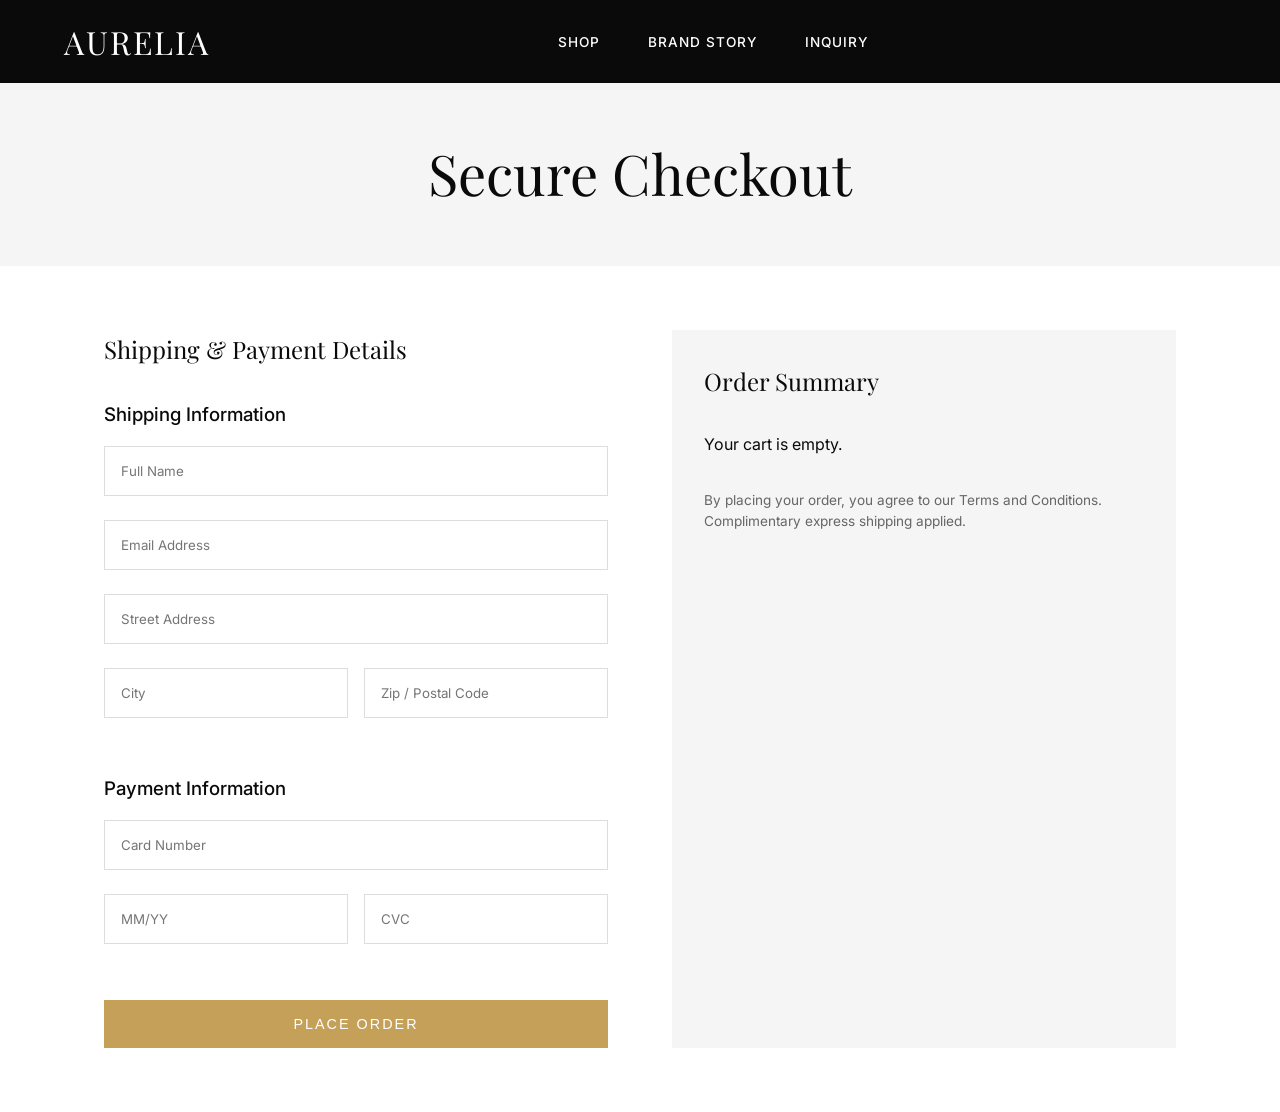
<file: frontend/checkout.html>
<!DOCTYPE html>
<html lang="en">
<head>
    <meta charset="UTF-8">
    <meta name="viewport" content="width=device-width, initial-scale=1.0">
    <title>AURELIA | Checkout</title>
    <!-- Google Fonts -->
    <link rel="preconnect" href="https://fonts.googleapis.com">
    <link rel="preconnect" href="https://fonts.gstatic.com" crossorigin>
    <link href="https://fonts.googleapis.com/css2?family=Inter:wght@300;400;500&family=Playfair+Display:wght@400;500;600&display=swap" rel="stylesheet">
    <!-- Custom CSS -->
    <link rel="stylesheet" href="style.css">
</head>
<body>

    <!-- Header / Navigation -->
    <header class="header" id="header" style="background: var(--color-obsidian); padding: 1rem 5%; color: white;">
        <div class="logo" style="color: white;">AURELIA</div>
        <nav>
            <ul class="nav-links">
                <li><a href="index.html" style="color: white;">Shop</a></li>
                <li><a href="about.html" style="color: white;">Brand Story</a></li>
                <li><a href="contact.html" style="color: white;">Inquiry</a></li>
            </ul>
        </nav>
        <button class="cart-toggle" id="cart-toggle" style="color: white; visibility: hidden;">
            <!-- Hidden on checkout to prevent issues -->
        </button>
    </header>

    <div class="page-header fade-in" style="padding-top: 8rem; padding-bottom: 2rem;">
        <h1>Secure Checkout</h1>
    </div>

    <div class="checkout-container fade-in">
        <div class="checkout-form-area">
            <h2 style="margin-bottom: 2rem;">Shipping & Payment Details</h2>
            <form id="checkout-form">
                <h3 style="margin-bottom: 1rem; font-family: var(--font-body); font-weight: 500;">Shipping Information</h3>
                <div class="form-group">
                    <input type="text" placeholder="Full Name" required>
                </div>
                <div class="form-group">
                    <input type="email" placeholder="Email Address" required>
                </div>
                <div class="form-group">
                    <input type="text" placeholder="Street Address" required>
                </div>
                <div style="display: grid; grid-template-columns: 1fr 1fr; gap: 1rem;">
                    <div class="form-group">
                        <input type="text" placeholder="City" required>
                    </div>
                    <div class="form-group">
                        <input type="text" placeholder="Zip / Postal Code" required>
                    </div>
                </div>

                <h3 style="margin: 2rem 0 1rem; font-family: var(--font-body); font-weight: 500;">Payment Information</h3>
                <div class="form-group">
                    <input type="text" placeholder="Card Number" required>
                </div>
                <div style="display: grid; grid-template-columns: 1fr 1fr; gap: 1rem;">
                    <div class="form-group">
                        <input type="text" placeholder="MM/YY" required>
                    </div>
                    <div class="form-group">
                        <input type="text" placeholder="CVC" required>
                    </div>
                </div>

                <button type="submit" id="checkout-submit-btn" class="btn" style="width: 100%; margin-top: 2rem; background: var(--color-champagne); color: var(--color-white); border: none;">Place Order</button>
            </form>
        </div>

        <div class="order-summary" id="checkout-summary-area">
            <h2 style="margin-bottom: 2rem;">Order Summary</h2>
            <div id="checkout-summary">
                <!-- Summary injected via JS -->
            </div>
            <div style="margin-top: 2rem; font-size: 0.85rem; color: #666;">
                <p>By placing your order, you agree to our Terms and Conditions.</p>
                <p>Complimentary express shipping applied.</p>
            </div>
        </div>
    </div>

    <!-- Hidden Drawer logic to prevent errors if JS looks for it -->
    <div id="cart-drawer" style="display:none;"></div>
    <div id="cart-overlay" style="display:none;"></div>
    <div id="cart-items-container" style="display:none;"></div>

    <script src="script.js"></script>
</body>
</html>
</file>
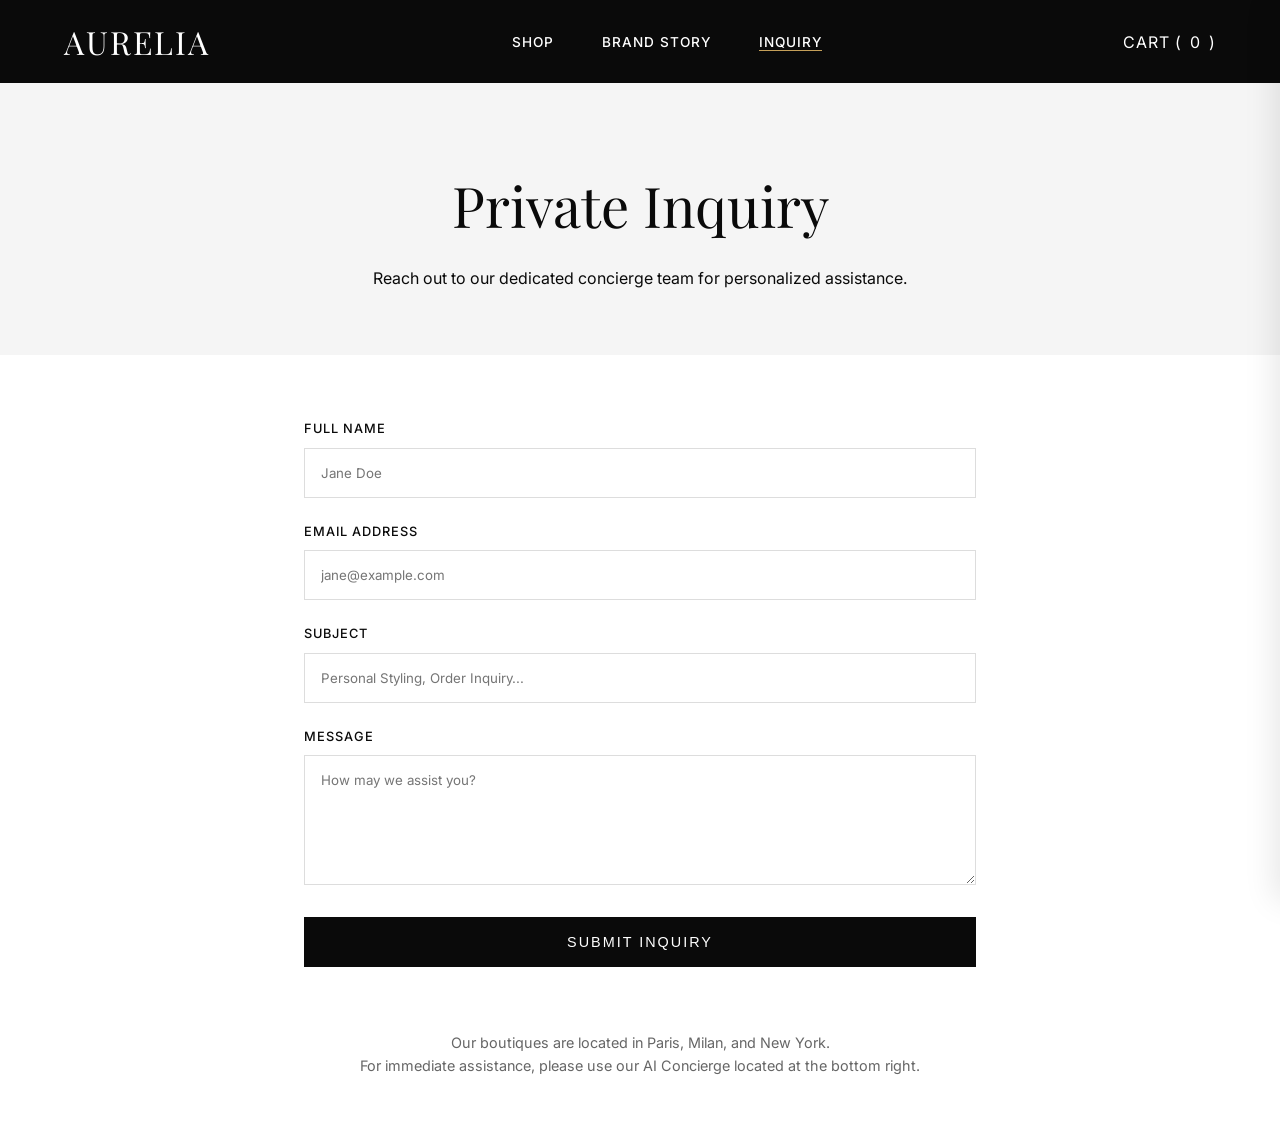
<file: frontend/contact.html>
<!DOCTYPE html>
<html lang="en">
<head>
    <meta charset="UTF-8">
    <meta name="viewport" content="width=device-width, initial-scale=1.0">
    <title>AURELIA | Inquiry</title>
    <!-- Google Fonts -->
    <link rel="preconnect" href="https://fonts.googleapis.com">
    <link rel="preconnect" href="https://fonts.gstatic.com" crossorigin>
    <link href="https://fonts.googleapis.com/css2?family=Inter:wght@300;400;500&family=Playfair+Display:wght@400;500;600&display=swap" rel="stylesheet">
    <!-- Custom CSS -->
    <link rel="stylesheet" href="style.css">
</head>
<body>

    <!-- Header / Navigation -->
    <header class="header" id="header" style="background: var(--color-obsidian); padding: 1rem 5%; color: white;">
        <div class="logo" style="color: white;">AURELIA</div>
        <nav>
            <ul class="nav-links">
                <li><a href="index.html" style="color: white;">Shop</a></li>
                <li><a href="about.html" style="color: white;">Brand Story</a></li>
                <li><a href="contact.html" style="color: white; border-bottom: 1px solid var(--color-champagne);">Inquiry</a></li>
            </ul>
        </nav>
        <button class="cart-toggle" id="cart-toggle" style="color: white;">
            Cart (<span id="cart-count">0</span>)
        </button>
    </header>

    <div class="page-header fade-in">
        <h1>Private Inquiry</h1>
        <p>Reach out to our dedicated concierge team for personalized assistance.</p>
    </div>

    <div class="page-content fade-in">
        <form id="contact-form" class="fade-in">
            <div class="form-group">
                <label for="name">Full Name</label>
                <input type="text" id="name" required placeholder="Jane Doe">
            </div>
            <div class="form-group">
                <label for="email">Email Address</label>
                <input type="email" id="email" required placeholder="jane@example.com">
            </div>
            <div class="form-group">
                <label for="subject">Subject</label>
                <input type="text" id="subject" required placeholder="Personal Styling, Order Inquiry...">
            </div>
            <div class="form-group">
                <label for="message">Message</label>
                <textarea id="message" rows="6" required placeholder="How may we assist you?"></textarea>
            </div>
            <button type="submit" class="btn" style="width: 100%;">Submit Inquiry</button>
        </form>
        
        <div style="margin-top: 4rem; text-align: center; color: #666; font-size: 0.9rem;">
            <p>Our boutiques are located in Paris, Milan, and New York.</p>
            <p>For immediate assistance, please use our AI Concierge located at the bottom right.</p>
        </div>
    </div>

    <!-- Cart Drawer & Overlay -->
    <div class="cart-overlay" id="cart-overlay"></div>
    <div class="cart-drawer" id="cart-drawer">
        <div class="cart-header">
            <h2>Your Selection</h2>
            <button class="close-cart" id="close-cart">&times;</button>
        </div>
        <div class="cart-items" id="cart-items-container"></div>
        <div class="cart-footer">
            <div class="cart-total">
                <span>Total:</span>
                <span id="cart-total-price">$0.00</span>
            </div>
            <a href="checkout.html" class="btn checkout-btn">Proceed to Checkout</a>
        </div>
    </div>

    <script src="script.js"></script>
</body>
</html>
</file>
<file: frontend/style.css>
/* style.css - AURELIA Luxury Fashion */

:root {
    --color-obsidian: #0A0A0A;
    --color-champagne: #C5A059;
    --color-white: #FFFFFF;
    --color-gray: #f5f5f5;
    --color-dark-gray: #1a1a1a;
    --font-heading: 'Playfair Display', serif;
    --font-body: 'Inter', sans-serif;
    --transition: all 0.3s ease-in-out;
}

* {
    margin: 0;
    padding: 0;
    box-sizing: border-box;
}

body {
    font-family: var(--font-body);
    background-color: var(--color-white);
    color: var(--color-obsidian);
    line-height: 1.6;
    overflow-x: hidden;
}

h1, h2, h3, h4, h5, h6 {
    font-family: var(--font-heading);
    font-weight: 400;
}

a {
    text-decoration: none;
    color: inherit;
    transition: var(--transition);
}

img {
    max-width: 100%;
    height: auto;
    display: block;
}

/* --- Navigation --- */
.header {
    position: fixed;
    top: 0;
    left: 0;
    width: 100%;
    z-index: 1000;
    transition: var(--transition);
    padding: 2rem 5%;
    display: flex;
    justify-content: space-between;
    align-items: center;
}

.header.scrolled {
    background: rgba(10, 10, 10, 0.85);
    backdrop-filter: blur(10px);
    -webkit-backdrop-filter: blur(10px);
    padding: 1rem 5%;
    color: var(--color-white);
    box-shadow: 0 4px 30px rgba(0, 0, 0, 0.1);
}

.header .logo {
    font-size: 2rem;
    font-family: var(--font-heading);
    letter-spacing: 2px;
    color: var(--color-obsidian);
}

.header.scrolled .logo,
.header.scrolled .nav-links a,
.header.scrolled .cart-toggle {
    color: var(--color-white);
}

.nav-links {
    display: flex;
    gap: 3rem;
    list-style: none;
}

.nav-links a {
    text-transform: uppercase;
    font-size: 0.85rem;
    letter-spacing: 1px;
    font-weight: 500;
    position: relative;
}

.nav-links a::after {
    content: '';
    position: absolute;
    bottom: -5px;
    left: 0;
    width: 0;
    height: 1px;
    background-color: var(--color-champagne);
    transition: var(--transition);
}

.nav-links a:hover::after {
    width: 100%;
}

.cart-toggle {
    background: none;
    border: none;
    cursor: pointer;
    font-size: 1rem;
    display: flex;
    align-items: center;
    gap: 0.5rem;
    color: var(--color-obsidian);
    font-family: var(--font-body);
    text-transform: uppercase;
    letter-spacing: 1px;
    transition: var(--transition);
}

.cart-toggle:hover {
    color: var(--color-champagne);
}

/* --- Hero Section --- */
.hero {
    height: 100vh;
    display: flex;
    align-items: center;
    justify-content: center;
    text-align: center;
    position: relative;
    background-color: var(--color-gray);
    overflow: hidden;
}

.hero-image {
    position: absolute;
    top: 0;
    left: 0;
    width: 100%;
    height: 100%;
    object-fit: cover;
    z-index: 1;
    opacity: 0.8;
}

.hero-content {
    position: relative;
    z-index: 2;
    padding: 0 20px;
}

.hero h1 {
    font-size: 5rem;
    margin-bottom: 1rem;
    color: var(--color-obsidian);
    letter-spacing: 2px;
}

.hero p {
    font-size: 1.2rem;
    max-width: 600px;
    margin: 0 auto 2rem;
    color: var(--color-dark-gray);
}

.btn {
    display: inline-block;
    padding: 1rem 2.5rem;
    background-color: var(--color-obsidian);
    color: var(--color-white);
    text-transform: uppercase;
    letter-spacing: 2px;
    font-size: 0.9rem;
    border: 1px solid var(--color-obsidian);
    cursor: pointer;
}

.btn:hover {
    background-color: transparent;
    color: var(--color-obsidian);
}

/* --- Products Section --- */
.section {
    padding: 8rem 5%;
}

.section-title {
    text-align: center;
    font-size: 3rem;
    margin-bottom: 4rem;
    position: relative;
}

.section-title::after {
    content: '';
    position: absolute;
    bottom: -15px;
    left: 50%;
    transform: translateX(-50%);
    width: 50px;
    height: 2px;
    background-color: var(--color-champagne);
}

.products-grid {
    display: grid;
    grid-template-columns: repeat(auto-fit, minmax(300px, 1fr));
    gap: 3rem;
}

.product-card {
    text-align: center;
}

.product-image {
    position: relative;
    overflow: hidden;
    margin-bottom: 1.5rem;
    aspect-ratio: 3/4;
}

.product-image img {
    width: 100%;
    height: 100%;
    object-fit: cover;
    transition: transform 0.7s ease;
}

.product-card:hover .product-image img {
    transform: scale(1.05);
}

.add-to-cart-btn {
    position: absolute;
    bottom: -50px;
    left: 0;
    width: 100%;
    padding: 1rem;
    background: rgba(255, 255, 255, 0.9);
    border: none;
    font-family: var(--font-body);
    text-transform: uppercase;
    letter-spacing: 1px;
    cursor: pointer;
    transition: var(--transition);
    backdrop-filter: blur(5px);
}

.product-card:hover .add-to-cart-btn {
    bottom: 0;
}

.add-to-cart-btn:hover {
    background: var(--color-champagne);
    color: var(--color-white);
}

.product-title {
    font-size: 1.2rem;
    margin-bottom: 0.5rem;
}

.product-price {
    color: var(--color-dark-gray);
    font-weight: 300;
}

/* --- Cart Drawer --- */
.cart-drawer {
    position: fixed;
    top: 0;
    right: -400px;
    width: 400px;
    max-width: 100vw;
    height: 100vh;
    background-color: var(--color-white);
    box-shadow: -5px 0 30px rgba(0,0,0,0.1);
    z-index: 1001;
    transition: right 0.4s cubic-bezier(0.77, 0, 0.175, 1);
    display: flex;
    flex-direction: column;
    padding: 2rem;
}

.cart-drawer.open {
    right: 0;
}

.cart-header {
    display: flex;
    justify-content: space-between;
    align-items: center;
    margin-bottom: 2rem;
    padding-bottom: 1rem;
    border-bottom: 1px solid #eee;
}

.cart-header h2 {
    font-size: 1.5rem;
}

.close-cart {
    background: none;
    border: none;
    font-size: 1.5rem;
    cursor: pointer;
    color: var(--color-dark-gray);
    transition: var(--transition);
}

.close-cart:hover {
    color: var(--color-champagne);
    transform: rotate(90deg);
}

.cart-items {
    flex-grow: 1;
    overflow-y: auto;
    display: flex;
    flex-direction: column;
    gap: 1.5rem;
}

.cart-item {
    display: flex;
    gap: 1rem;
    align-items: center;
}

.cart-item-img {
    width: 80px;
    height: 100px;
    object-fit: cover;
}

.cart-item-details {
    flex-grow: 1;
}

.cart-item-title {
    font-size: 0.9rem;
    font-weight: 500;
    margin-bottom: 0.25rem;
}

.cart-item-price {
    font-size: 0.85rem;
    color: var(--color-dark-gray);
    margin-bottom: 0.5rem;
}

.cart-item-actions {
    display: flex;
    align-items: center;
    gap: 0.5rem;
}

.qty-btn {
    background: none;
    border: 1px solid #ddd;
    width: 24px;
    height: 24px;
    cursor: pointer;
    display: flex;
    align-items: center;
    justify-content: center;
    font-size: 0.8rem;
}

.qty {
    font-size: 0.9rem;
}

.cart-footer {
    padding-top: 2rem;
    border-top: 1px solid #eee;
    margin-top: auto;
}

.cart-total {
    display: flex;
    justify-content: space-between;
    font-size: 1.2rem;
    font-weight: 500;
    margin-bottom: 1.5rem;
}

.checkout-btn {
    display: block;
    width: 100%;
    text-align: center;
    background: var(--color-obsidian);
    color: var(--color-white);
    padding: 1rem;
    text-transform: uppercase;
    letter-spacing: 1px;
}

.checkout-btn:hover {
    background: var(--color-champagne);
}

.cart-overlay {
    position: fixed;
    top: 0;
    left: 0;
    width: 100%;
    height: 100%;
    background: rgba(0,0,0,0.5);
    z-index: 1000;
    display: none;
    opacity: 0;
    transition: opacity 0.3s;
}

.cart-overlay.show {
    display: block;
    opacity: 1;
}

/* --- Floating Action Button & Chat Window --- */
.fab-container {
    position: fixed;
    bottom: 30px;
    right: 30px;
    z-index: 999;
}

.fab {
    width: 60px;
    height: 60px;
    border-radius: 50%;
    background-color: var(--color-obsidian);
    color: var(--color-champagne);
    display: flex;
    align-items: center;
    justify-content: center;
    box-shadow: 0 4px 15px rgba(0,0,0,0.2);
    cursor: pointer;
    transition: var(--transition);
    border: 2px solid var(--color-champagne);
}

.fab:hover {
    transform: scale(1.05);
    box-shadow: 0 6px 20px rgba(197, 160, 89, 0.3);
}

.fab svg {
    width: 24px;
    height: 24px;
    fill: currentColor;
}

.chat-window {
    position: absolute;
    bottom: 80px;
    right: 0;
    width: 350px;
    height: 450px;
    background: var(--color-white);
    border: 1px solid var(--color-champagne);
    border-radius: 12px;
    box-shadow: 0 10px 30px rgba(0,0,0,0.1);
    display: none;
    flex-direction: column;
    overflow: hidden;
    transform-origin: bottom right;
    animation: chatPop 0.3s cubic-bezier(0.175, 0.885, 0.32, 1.275);
}

@keyframes chatPop {
    from { transform: scale(0); opacity: 0; }
    to { transform: scale(1); opacity: 1; }
}

.chat-window.open {
    display: flex;
}

.chat-header {
    background: var(--color-obsidian);
    color: var(--color-champagne);
    padding: 1rem;
    text-align: center;
    font-family: var(--font-heading);
    font-size: 1.2rem;
    position: relative;
}

.close-chat {
    position: absolute;
    right: 15px;
    top: 50%;
    transform: translateY(-50%);
    background: none;
    border: none;
    color: var(--color-white);
    cursor: pointer;
    font-size: 1.2rem;
}

.chat-messages {
    flex-grow: 1;
    padding: 1rem;
    overflow-y: auto;
    display: flex;
    flex-direction: column;
    gap: 1rem;
    background: #fdfdfd;
}

.message {
    max-width: 80%;
    padding: 0.8rem 1rem;
    border-radius: 8px;
    font-size: 0.9rem;
    line-height: 1.4;
}

.message.bot {
    background: #f0f0f0;
    color: var(--color-obsidian);
    align-self: flex-start;
    border-bottom-left-radius: 0;
}

.message.user {
    background: var(--color-champagne);
    color: var(--color-white);
    align-self: flex-end;
    border-bottom-right-radius: 0;
}

.chat-input-area {
    padding: 1rem;
    border-top: 1px solid #eee;
    display: flex;
    gap: 0.5rem;
    background: var(--color-white);
}

.chat-input {
    flex-grow: 1;
    padding: 0.8rem;
    border: 1px solid #ddd;
    border-radius: 4px;
    outline: none;
    font-family: var(--font-body);
}

.chat-input:focus {
    border-color: var(--color-champagne);
}

.chat-send {
    background: var(--color-obsidian);
    color: var(--color-champagne);
    border: none;
    padding: 0 1rem;
    border-radius: 4px;
    cursor: pointer;
    transition: var(--transition);
}

.chat-send:hover {
    background: var(--color-dark-gray);
}

/* --- Animations & Utilities --- */
.fade-in {
    opacity: 0;
    transform: translateY(30px);
    transition: opacity 0.8s ease-out, transform 0.8s ease-out;
}

.fade-in.visible {
    opacity: 1;
    transform: translateY(0);
}

/* --- Pages Styles (About, Contact, Checkout) --- */
.page-header {
    padding: 10rem 5% 4rem;
    text-align: center;
    background-color: var(--color-gray);
}

.page-header h1 {
    font-size: 3.5rem;
    margin-bottom: 1rem;
}

.page-content {
    padding: 4rem 5%;
    max-width: 800px;
    margin: 0 auto;
}

/* Form Styles */
.form-group {
    margin-bottom: 1.5rem;
}

.form-group label {
    display: block;
    margin-bottom: 0.5rem;
    font-weight: 500;
    text-transform: uppercase;
    font-size: 0.8rem;
    letter-spacing: 1px;
}

.form-group input,
.form-group textarea {
    width: 100%;
    padding: 1rem;
    border: 1px solid #ddd;
    font-family: var(--font-body);
    outline: none;
    transition: border-color 0.3s;
}

.form-group input:focus,
.form-group textarea:focus {
    border-color: var(--color-obsidian);
}

/* Checkout specific */
.checkout-container {
    display: grid;
    grid-template-columns: 1fr 1fr;
    gap: 4rem;
    padding: 4rem 5%;
    max-width: 1200px;
    margin: 0 auto;
}

.order-summary {
    background: var(--color-gray);
    padding: 2rem;
}

@media (max-width: 768px) {
    .checkout-container {
        grid-template-columns: 1fr;
    }
    .header {
        flex-direction: column;
        padding: 1rem;
    }
    .nav-links {
        margin-top: 1rem;
        gap: 1.5rem;
    }
    .hero h1 {
        font-size: 3rem;
    }
}
</file>
